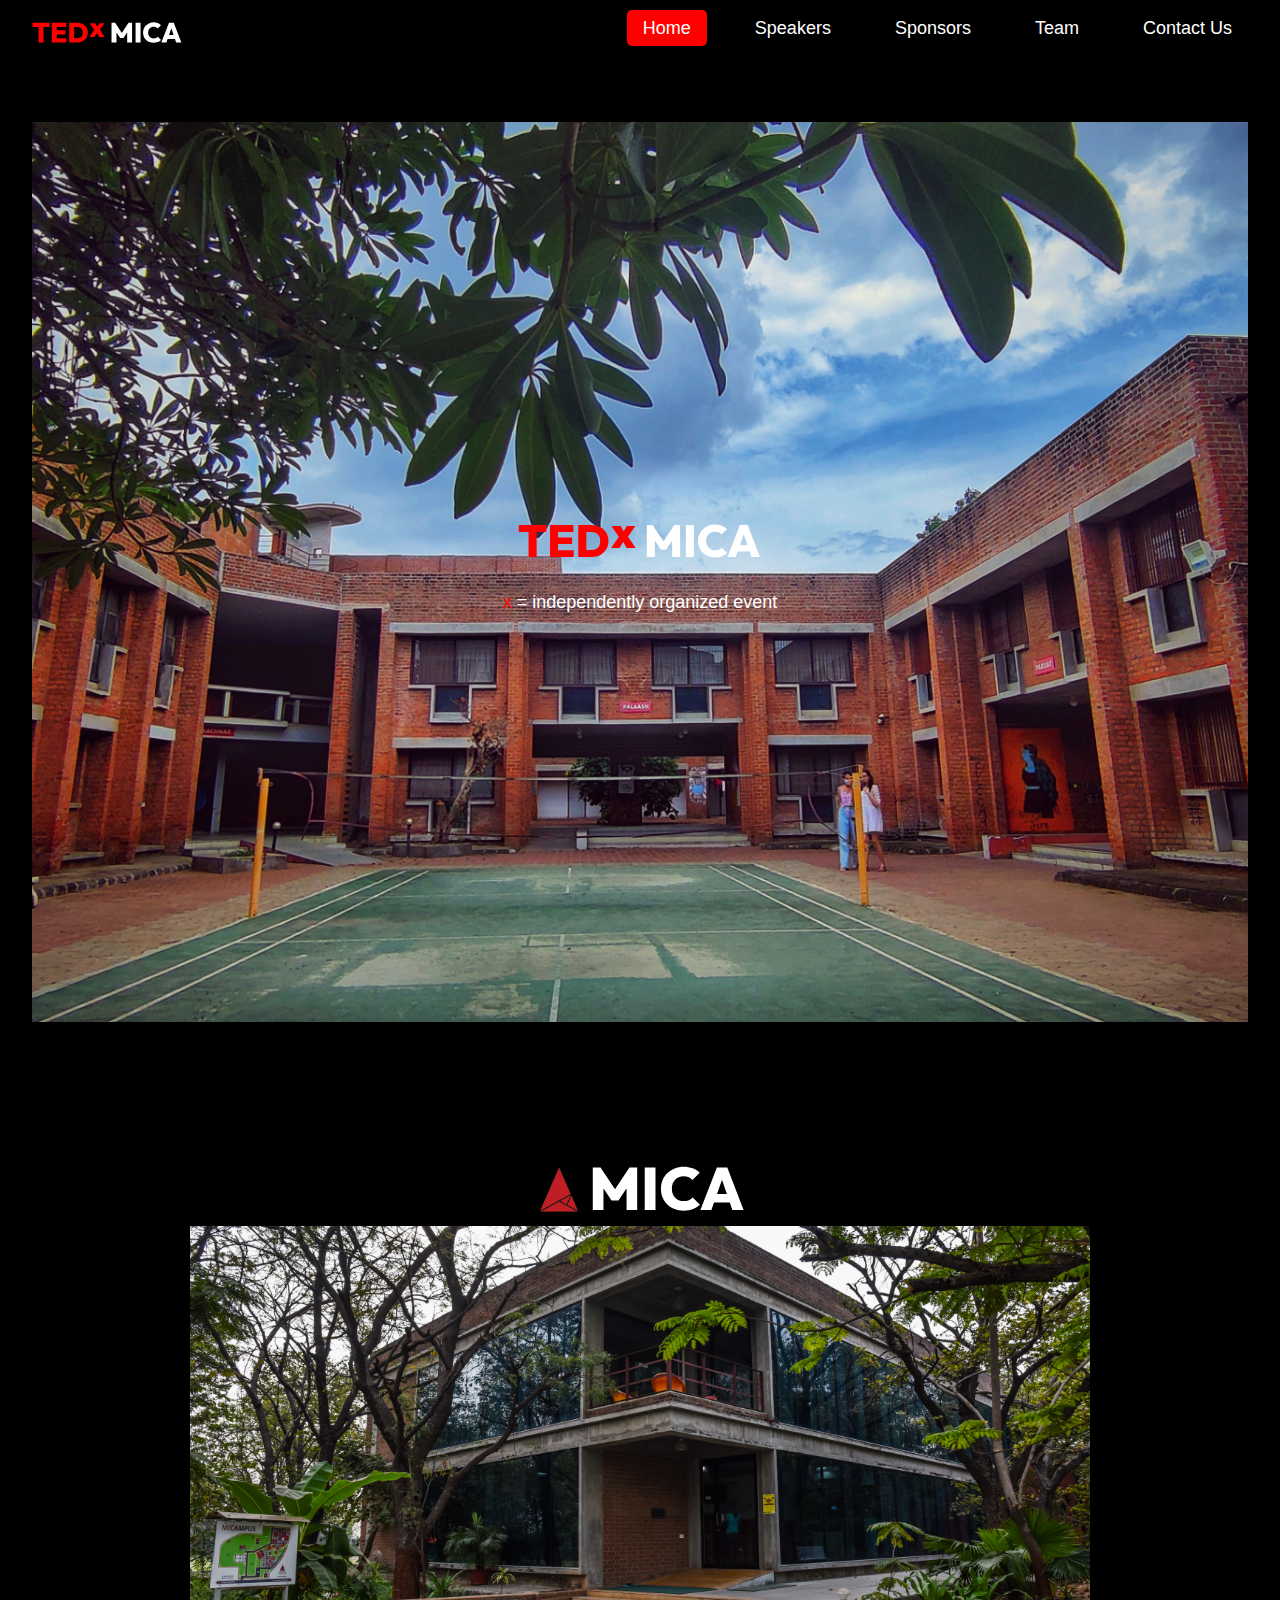
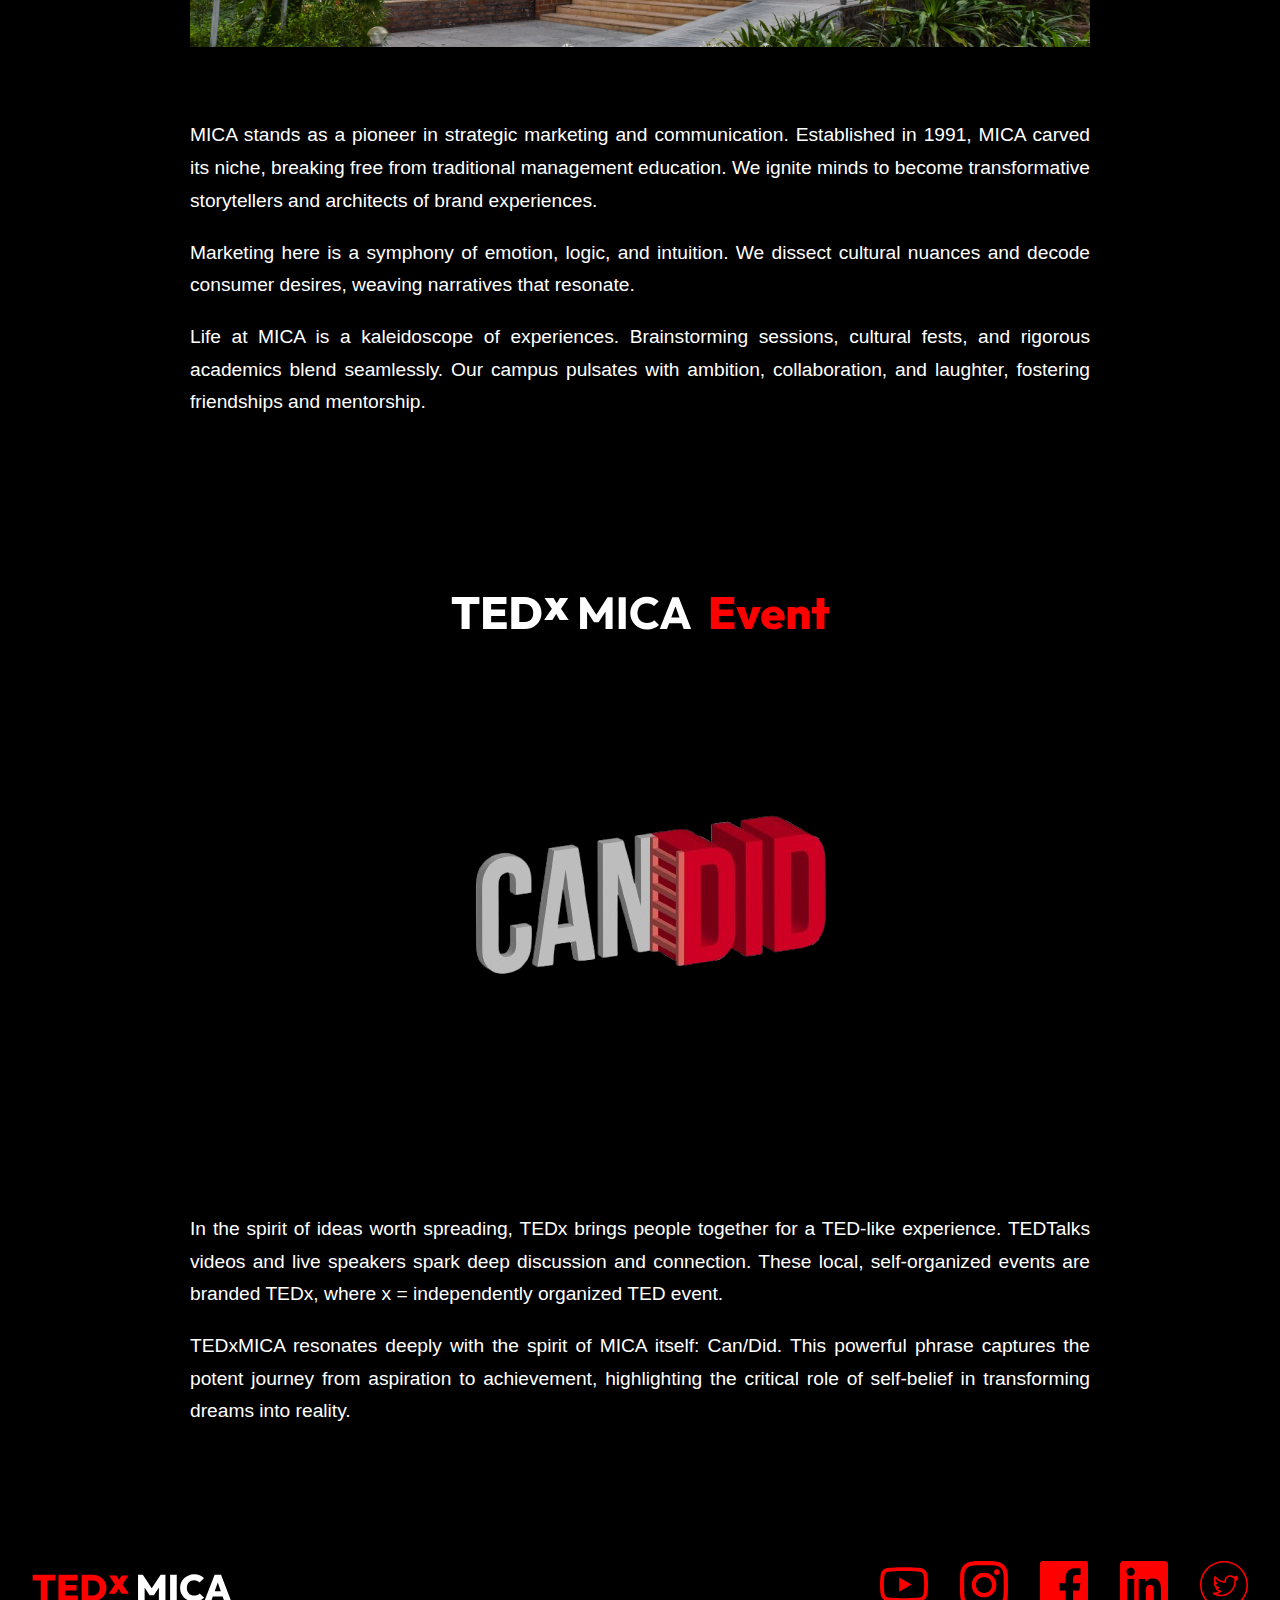
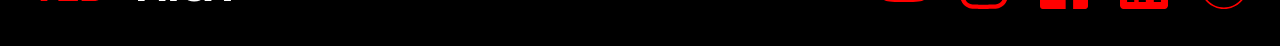
<file: index.html>
<!DOCTYPE html>
<html lang="en">
<head>
  <meta charset="UTF-8">
  <meta name="viewport" content="width=device-width, initial-scale=1.0">
  <title>TEDx MICA</title>
  <link rel="stylesheet" href="style.css">
  <link rel="icon" href="favicon.ico">
</head>
<body>
  <header>
    <nav>
      <div class="logo">
        <img src="tedx-logo.svg" alt="TEDx MICA Logo">
      </div>
      <ul class="nav-links">
        <li><a href="index.html" class="active">Home</a></li>
        <li><a href="speakers.html">Speakers</a></li>
        <li><a href="sponsors.html">Sponsors</a></li>
        <li><a href="team.html">Team</a></li>
        <li><a href="contact.html">Contact Us</a></li>
      </ul>
    </nav>
  </header>

  <section id="home">
    <div class="hero">
      <div class="hero-overlay-image">
        <img src="tedx-large-logo.svg" alt="TEDx MICA">
        <p class="hero-text">
          <span class="red-text">x</span> = independently organized event
        </p>
      </div>
    </div>
  </section>

  <section id="about-mica">
    <div class="mica-logos">
      <img src="mica-logo.svg" alt="MICA Logo">
      <img src="mica-image.png" alt="MICA Image">
    </div>
    <div class="mica-text">
      <p>MICA stands as a pioneer in strategic marketing and communication. Established in 1991, MICA carved its niche, breaking free from traditional management education. We ignite minds to become transformative storytellers and architects of brand experiences.</p>
      <p>Marketing here is a symphony of emotion, logic, and intuition. We dissect cultural nuances and decode consumer desires, weaving narratives that resonate.</p>
      <p>Life at MICA is a kaleidoscope of experiences. Brainstorming sessions, cultural fests, and rigorous academics blend seamlessly. Our campus pulsates with ambition, collaboration, and laughter, fostering friendships and mentorship.</p>
    </div>
  </section>

  <section id="tedx-theme">
    <div class="tedx-logos">
      <img src="ted-mica-logo.svg" alt="TEDx MICA Logo">
      <img src="theme.png" alt="Theme Image">
    </div>
    <div class="tedx-text">
        <p>In the spirit of ideas worth spreading, TEDx brings people together for a TED-like experience. TEDTalks videos and live speakers spark deep discussion and connection. These local, self-organized events are branded TEDx, where x = independently organized TED event.</p>
        <p>TEDxMICA resonates deeply with the spirit of MICA itself: Can/Did. This powerful phrase captures the potent journey from aspiration to achievement, highlighting the critical role of self-belief in transforming dreams into reality.</p>
    </div>
  </section>


  <footer>
    <div class="footer-content">
      <img src="ted-bottom-logo.svg" alt="TED Bottom Logo" class="bottom-left-logo">
      <div class="social-icons">
        <a href="https://www.youtube.com/@TEDx" target="_blank"><img src="yt-icon.svg" alt="YouTube"></a>
        <a href="https://www.instagram.com/tedxmica" target="_blank"><img src="ig-icon.svg" alt="Instagram"></a>  
        <a href="https://www.facebook.com/tedxmica" target="_blank"><img src="fb-icon.svg" alt="Facebook"></a>
        <a href="https://www.linkedin.com/company/teamtedxmica/" target="_blank"><img src="ln-icon.svg" alt="LinkedIn"></a>
        <a href="https://x.com/TEDxMICA" target="_blank"><img src="tw-icon.svg" alt="Twitter"></a>
      </div>
    </div>
  </footer>

  <script src="script.js"></script>
</body>
</html>
</file>
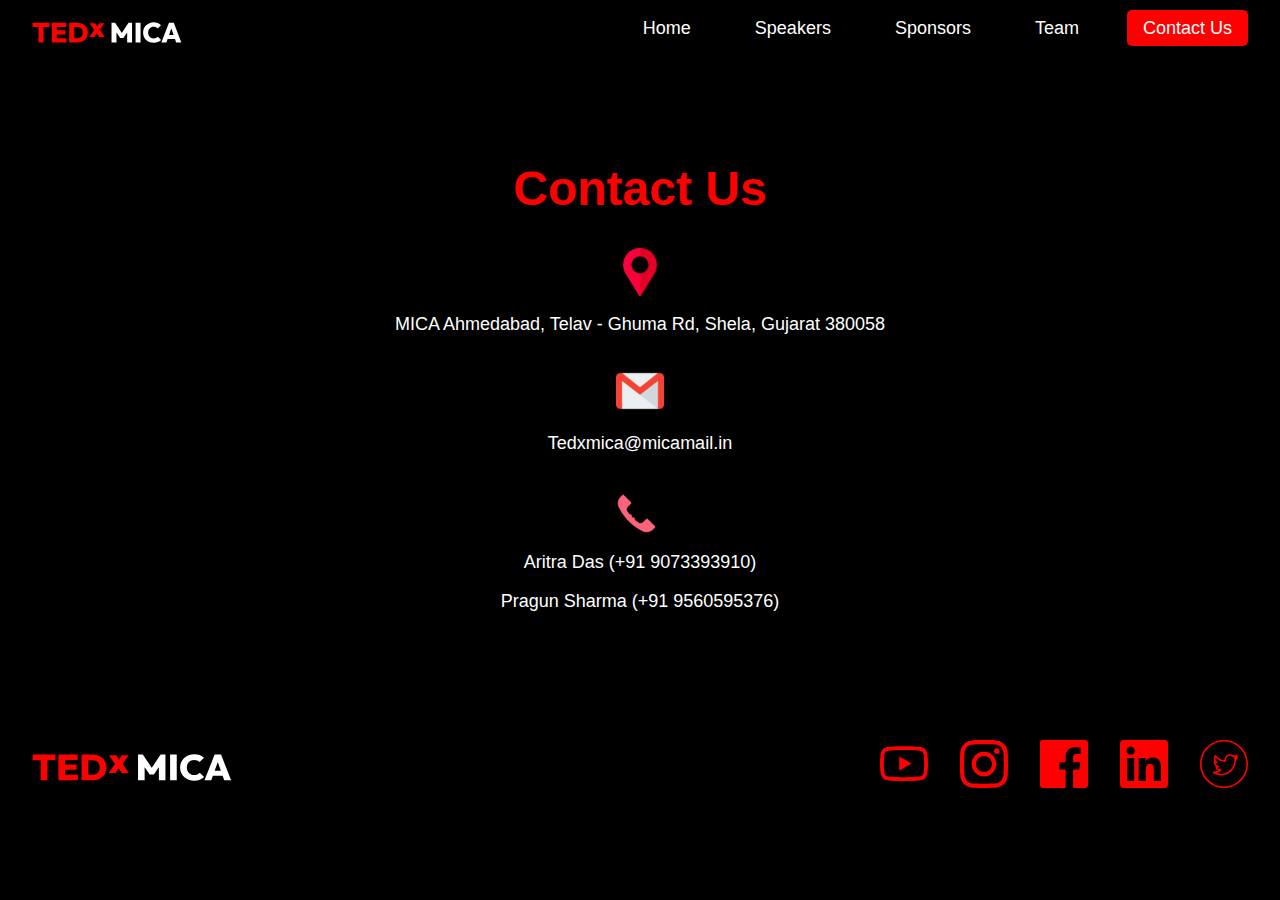
<file: contact.html>
<!DOCTYPE html>
<html lang="en">
<head>
    <meta charset="UTF-8">
    <meta name="viewport" content="width=device-width, initial-scale=1.0">
    <title>Contact Us - TEDx MICA</title>
    <link rel="stylesheet" href="style.css">
</head>
<body>
    <header>
        <nav>
            <div class="logo">
                <img src="tedx-logo.svg" alt="TEDx MICA Logo">
            </div>
            <ul class="nav-links">
                <li><a href="index.html">Home</a></li>
                <li><a href="speakers.html">Speakers</a></li>
                <li><a href="sponsors.html">Sponsors</a></li>
                <li><a href="team.html">Team</a></li>
                <li><a href="contact.html" class="active">Contact Us</a></li>
            </ul>
        </nav>
    </header>

    <section id="contact-section">
        <h2 class="contact-title">Contact <span class="red-text">Us</span></h2>

        <div class="contact-info">
            <img src="map-icon.svg" alt="Location" class="contact-icon">
            <p>MICA Ahmedabad, Telav - Ghuma Rd, Shela, Gujarat 380058</p>
        </div>

        <div class="contact-info">
            <img src="mail-icon.svg" alt="Email" class="contact-icon">
            <p>Tedxmica@micamail.in</p>
        </div>

        <div class="contact-info">
            <img src="phone-icon.svg" alt="Phone" class="contact-icon">
            <p>Aritra Das (+91 9073393910)</p>
            <p>Pragun Sharma (+91 9560595376)</p>
        </div>
    </section>

    <footer>
      <div class="footer-content">
      <img src="ted-bottom-logo.svg" alt="TED Bottom Logo" class="bottom-left-logo">
      <div class="social-icons">
        <a href="https://www.youtube.com/@TEDx" target="_blank"><img src="yt-icon.svg" alt="YouTube"></a>
        <a href="https://www.instagram.com/tedxmica" target="_blank"><img src="ig-icon.svg" alt="Instagram"></a>  
        <a href="https://www.facebook.com/tedxmica" target="_blank"><img src="fb-icon.svg" alt="Facebook"></a>
        <a href="https://www.linkedin.com/company/teamtedxmica/" target="_blank"><img src="ln-icon.svg" alt="LinkedIn"></a>
        <a href="https://x.com/TEDxMICA" target="_blank"><img src="tw-icon.svg" alt="Twitter"></a>
      </div>
    </div>
        </footer>

    <script src="script.js"></script>
</body>
</html>
</file>
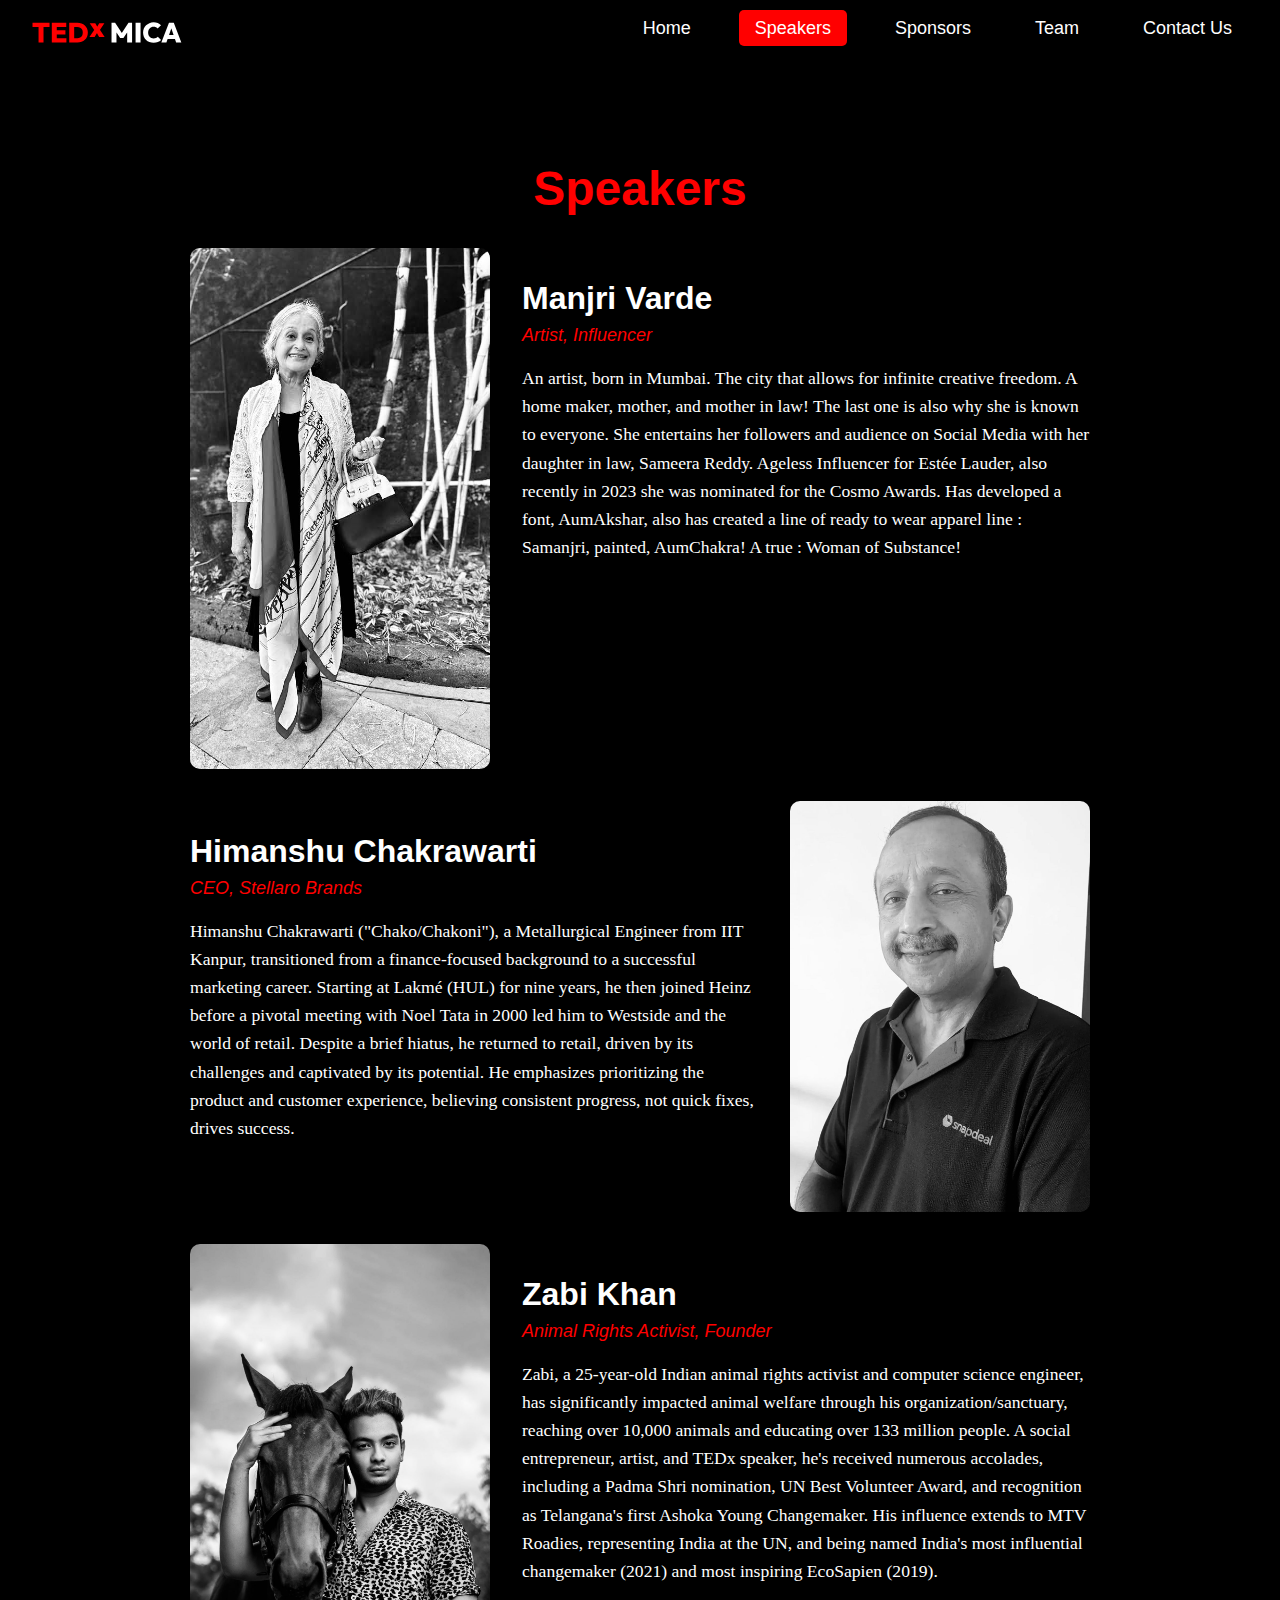
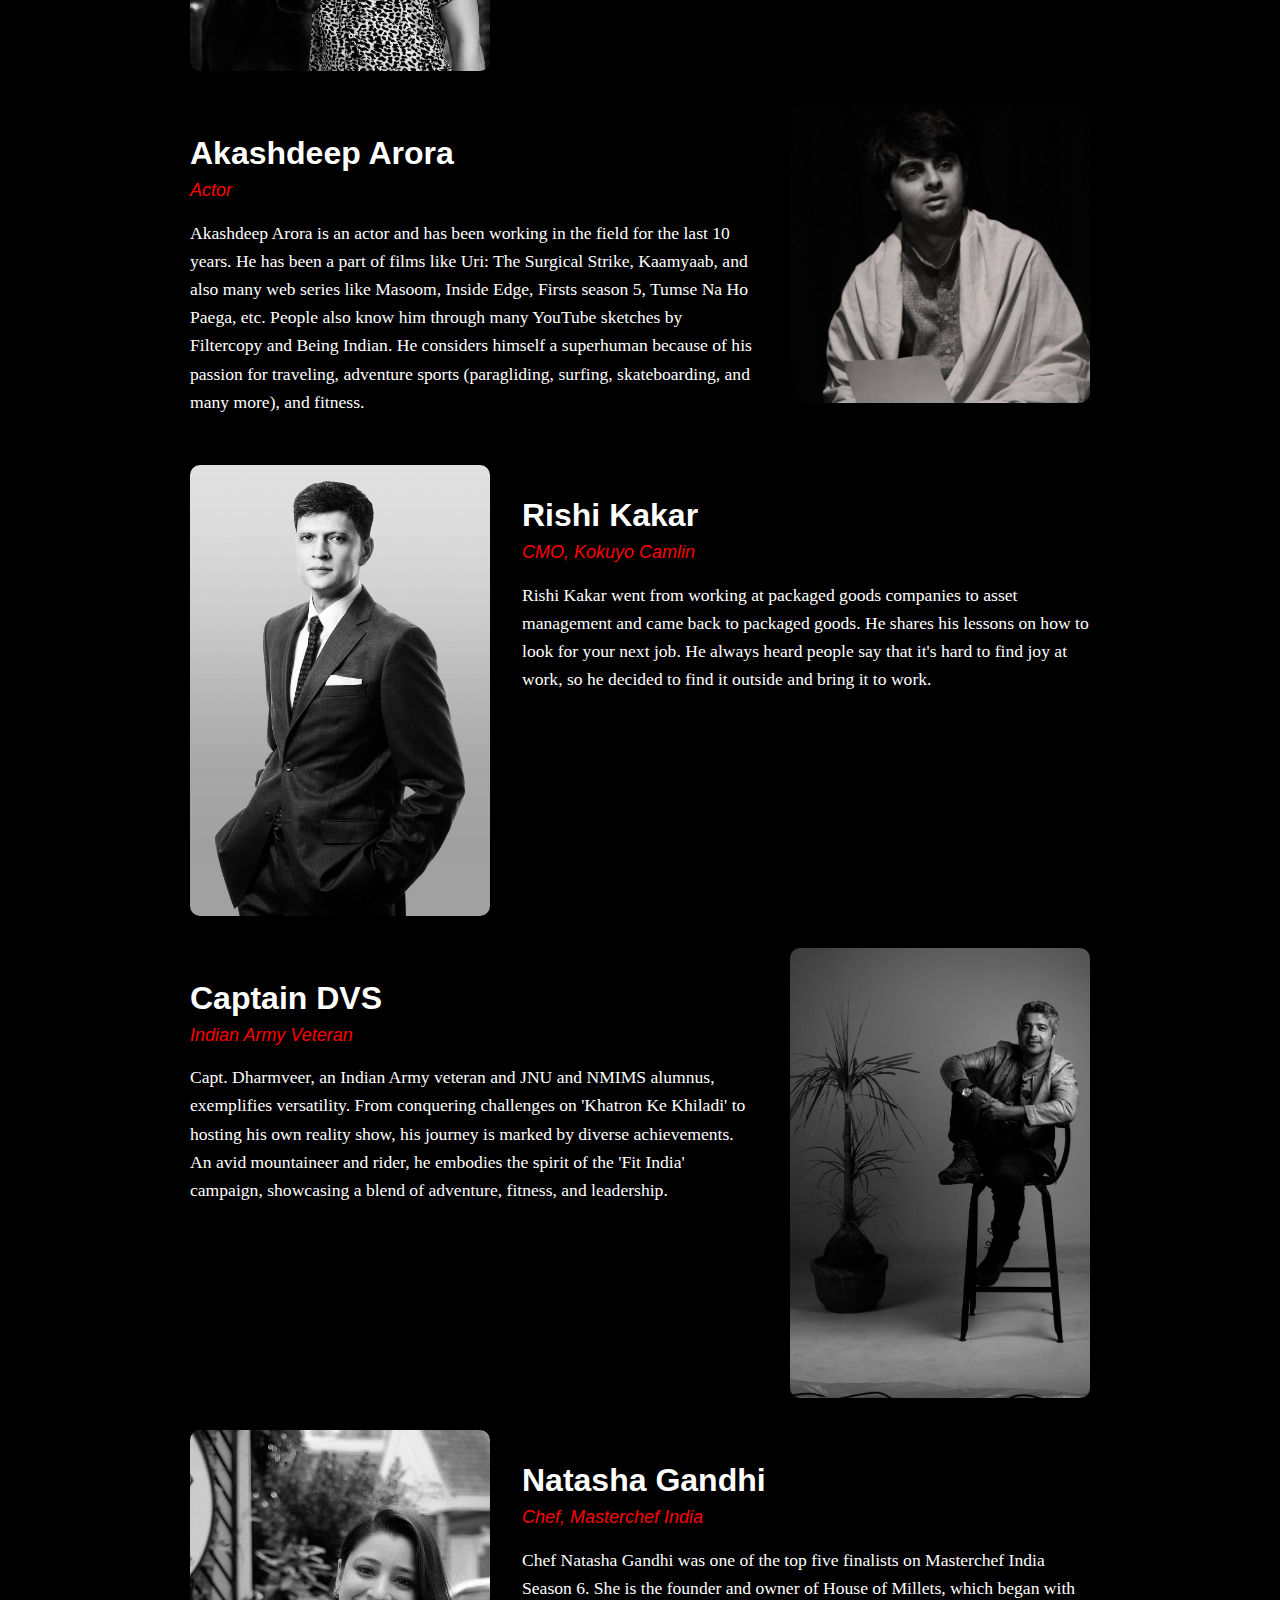
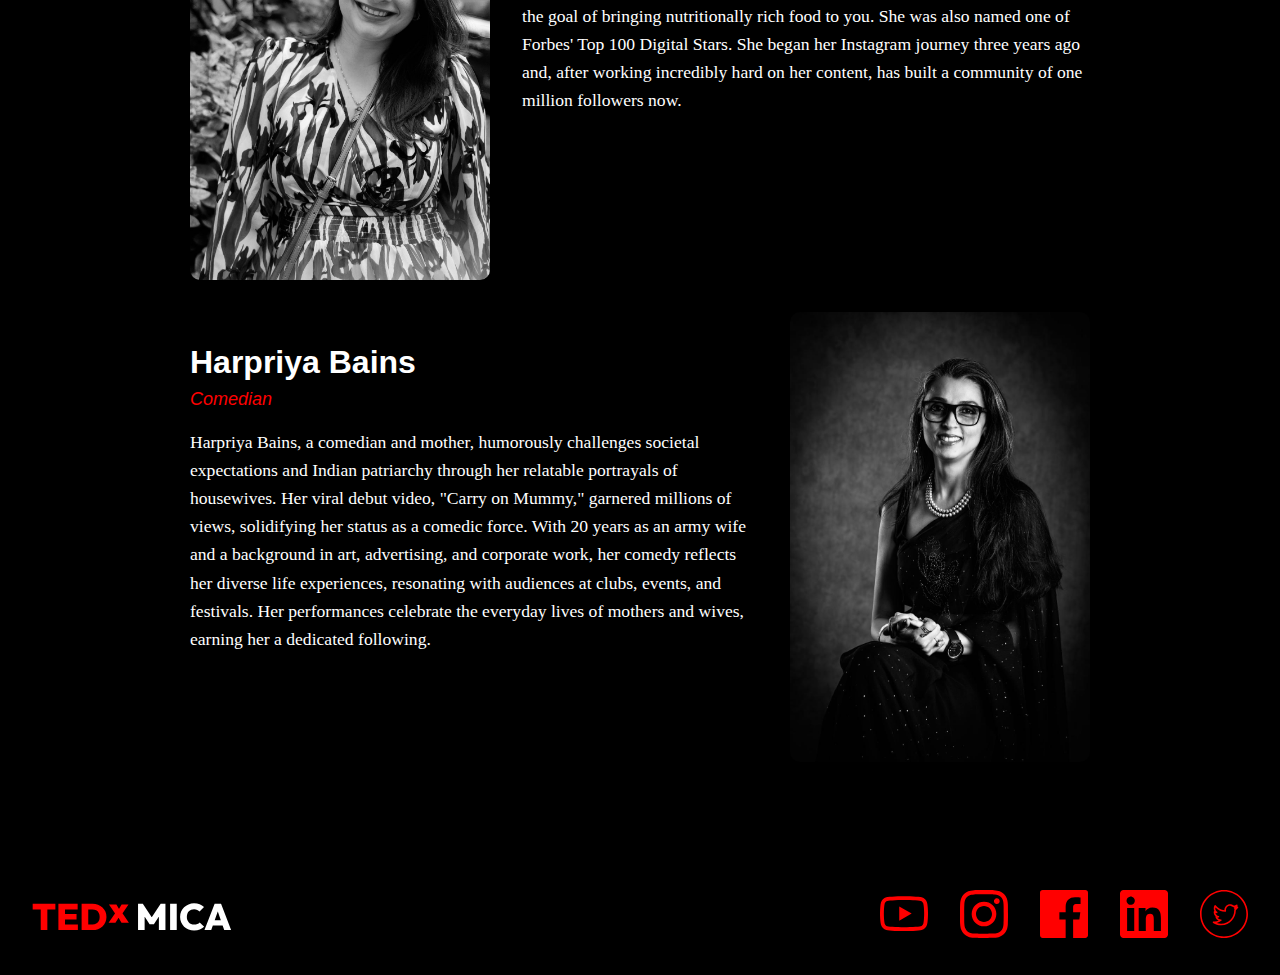
<file: speakers.html>
<!DOCTYPE html>
<html lang="en">
<head>
    <meta charset="UTF-8">
    <meta name="viewport" content="width=device-width, initial-scale=1.0">
    <title>Speakers - TEDx MICA</title>
    <link rel="stylesheet" href="style.css">
</head>
<body>
    <header>
        <nav>
            <div class="logo">
                <img src="tedx-logo.svg" alt="TEDx MICA Logo">
            </div>
            <ul class="nav-links">
                <li><a href="index.html">Home</a></li>
                <li><a href="speakers.html" class="active">Speakers</a></li>
                <li><a href="sponsors.html">Sponsors</a></li>
                <li><a href="team.html">Team</a></li>
                <li><a href="contact.html">Contact Us</a></li>
            </ul>
        </nav>
    </header>

    <section id="speakers-section">
        <h2 class="speakers-title">Speakers</h2>

        <div class="speaker-info">
            <img src="manjri-varde.jpeg" alt="Manjri Varde" class="speaker-image">
            <div class="speaker-details">
                <h3 class="speaker-name">Manjri Varde</h3>
                <span class="speaker-designation">Artist, Influencer</span>
                <p class="speaker-bio">An artist, born in Mumbai. The city that allows for infinite creative freedom. A home maker, mother, and mother in law! The last one is also why she is known to everyone. She entertains her followers and audience on Social Media with her daughter in law, Sameera Reddy. Ageless Influencer for Estée Lauder, also recently in 2023 she was nominated for the Cosmo Awards. Has developed a font, AumAkshar, also has created a line of ready to wear apparel line : Samanjri, painted, AumChakra! A true : Woman of Substance!</p>
            </div>
        </div>

        <div class="speaker-info right-align">
            <img src="himanshu-chakrawarti.jpeg" alt="Himanshu Chakrawarti" class="speaker-image">
            <div class="speaker-details">
                <h3 class="speaker-name">Himanshu Chakrawarti</h3>
                <span class="speaker-designation">CEO, Stellaro Brands</span>
                <p class="speaker-bio">Himanshu Chakrawarti ("Chako/Chakoni"), a Metallurgical Engineer from IIT Kanpur, transitioned from a finance-focused background to a successful marketing career. Starting at Lakmé (HUL) for nine years, he then joined Heinz before a pivotal meeting with Noel Tata in 2000 led him to Westside and the world of retail. Despite a brief hiatus, he returned to retail, driven by its challenges and captivated by its potential. He emphasizes prioritizing the product and customer experience, believing consistent progress, not quick fixes, drives success. </p>
            </div>
        </div>

        <div class="speaker-info">
            <img src="zabi-khan.jpeg" alt="Zabi Khan" class="speaker-image">
            <div class="speaker-details">
                <h3 class="speaker-name">Zabi Khan</h3>
                <span class="speaker-designation">Animal Rights Activist, Founder</span>
                <p class="speaker-bio">Zabi, a 25-year-old Indian animal rights activist and computer science engineer, has significantly impacted animal welfare through his organization/sanctuary, reaching over 10,000 animals and educating over 133 million people. A social entrepreneur, artist, and TEDx speaker, he's received numerous accolades, including a Padma Shri nomination, UN Best Volunteer Award, and recognition as Telangana's first Ashoka Young Changemaker. His influence extends to MTV Roadies, representing India at the UN, and being named India's most influential changemaker (2021) and most inspiring EcoSapien (2019).</p>
            </div>
        </div>

        <div class="speaker-info right-align">
        <img src="akashdeep-arora.jpeg" alt="Akashdeep Arora" class="speaker-image">
        <div class="speaker-details">
            <h3 class="speaker-name">Akashdeep Arora</h3>
            <span class="speaker-designation">Actor</span>
            <p class="speaker-bio">Akashdeep Arora is an actor and has been working in the field for the last 10 years. He has been a part of films like Uri: The Surgical Strike, Kaamyaab, and also many web series like Masoom, Inside Edge, Firsts season 5, Tumse Na Ho Paega, etc. People also know him through many YouTube sketches by Filtercopy and Being Indian. He considers himself a superhuman because of his passion for traveling, adventure sports (paragliding, surfing, skateboarding, and many more), and fitness.</p>
        </div>
    </div>

        <div class="speaker-info">
            <img src="rishi-kakar.jpeg" alt="Rishi Kakar" class="speaker-image">
            <div class="speaker-details">
                <h3 class="speaker-name">Rishi Kakar</h3>
                <span class="speaker-designation">CMO, Kokuyo Camlin</span>
                <p class="speaker-bio">Rishi Kakar went from working at packaged goods companies to asset management and came back to packaged goods. He shares his lessons on how to look for your next job. He always heard people say that it's hard to find joy at work, so he decided to find it outside and bring it to work.</p>
            </div>
        </div>

        <div class="speaker-info right-align">
        <img src="capt-dvs.jpeg" alt="Captain DVS" class="speaker-image">
        <div class="speaker-details">
            <h3 class="speaker-name">Captain DVS</h3>
            <span class="speaker-designation">Indian Army Veteran</span>
            <p class="speaker-bio">Capt. Dharmveer, an Indian Army veteran and JNU and NMIMS alumnus, exemplifies versatility. From conquering challenges on 'Khatron Ke Khiladi' to hosting his own reality show, his journey is marked by diverse achievements. An avid mountaineer and rider, he embodies the spirit of the 'Fit India' campaign, showcasing a blend of adventure, fitness, and leadership.</p>
        </div>
    </div>

        <div class="speaker-info">
            <img src="natasha-gandhi.jpeg" alt="Natasha Gandhi" class="speaker-image">
            <div class="speaker-details">
                <h3 class="speaker-name">Natasha Gandhi</h3>
                <span class="speaker-designation">Chef, Masterchef India</span>
                <p class="speaker-bio">Chef Natasha Gandhi was one of the top five finalists on Masterchef India Season 6. She is the founder and owner of House of Millets, which began with the goal of bringing nutritionally rich food to you. She was also named one of Forbes' Top 100 Digital Stars. She began her Instagram journey three years ago and, after working incredibly hard on her content, has built a community of one million followers now.</p>
            </div>
        </div>

        <div class="speaker-info right-align">
        <img src="harpriya-bains.jpeg" alt="Harpriya Bains" class="speaker-image">
        <div class="speaker-details">
            <h3 class="speaker-name">Harpriya Bains</h3>
            <span class="speaker-designation">Comedian</span>
            <p class="speaker-bio">Harpriya Bains, a comedian and mother, humorously challenges societal expectations and Indian patriarchy through her relatable portrayals of housewives. Her viral debut video, "Carry on Mummy," garnered millions of views, solidifying her status as a comedic force. With 20 years as an army wife and a background in art, advertising, and corporate work, her comedy reflects her diverse life experiences, resonating with audiences at clubs, events, and festivals. Her performances celebrate the everyday lives of mothers and wives, earning her a dedicated following.</p>
        </div>
    </div>


    </section>

    <footer>
        <div class="footer-content">
            <img src="ted-bottom-logo.svg" alt="TED Bottom Logo" class="bottom-left-logo">
            <div class="social-icons">
                <a href="https://www.youtube.com/@TEDx" target="_blank"><img src="yt-icon.svg" alt="YouTube"></a>
        <a href="https://www.instagram.com/tedxmica" target="_blank"><img src="ig-icon.svg" alt="Instagram"></a>  
        <a href="https://www.facebook.com/tedxmica" target="_blank"><img src="fb-icon.svg" alt="Facebook"></a>
        <a href="https://www.linkedin.com/company/teamtedxmica/" target="_blank"><img src="ln-icon.svg" alt="LinkedIn"></a>
        <a href="https://x.com/TEDxMICA" target="_blank"><img src="tw-icon.svg" alt="Twitter"></a>
            </div>
        </div>
    </footer>

    <script src="script.js"></script>
</body>
</html>
</file>
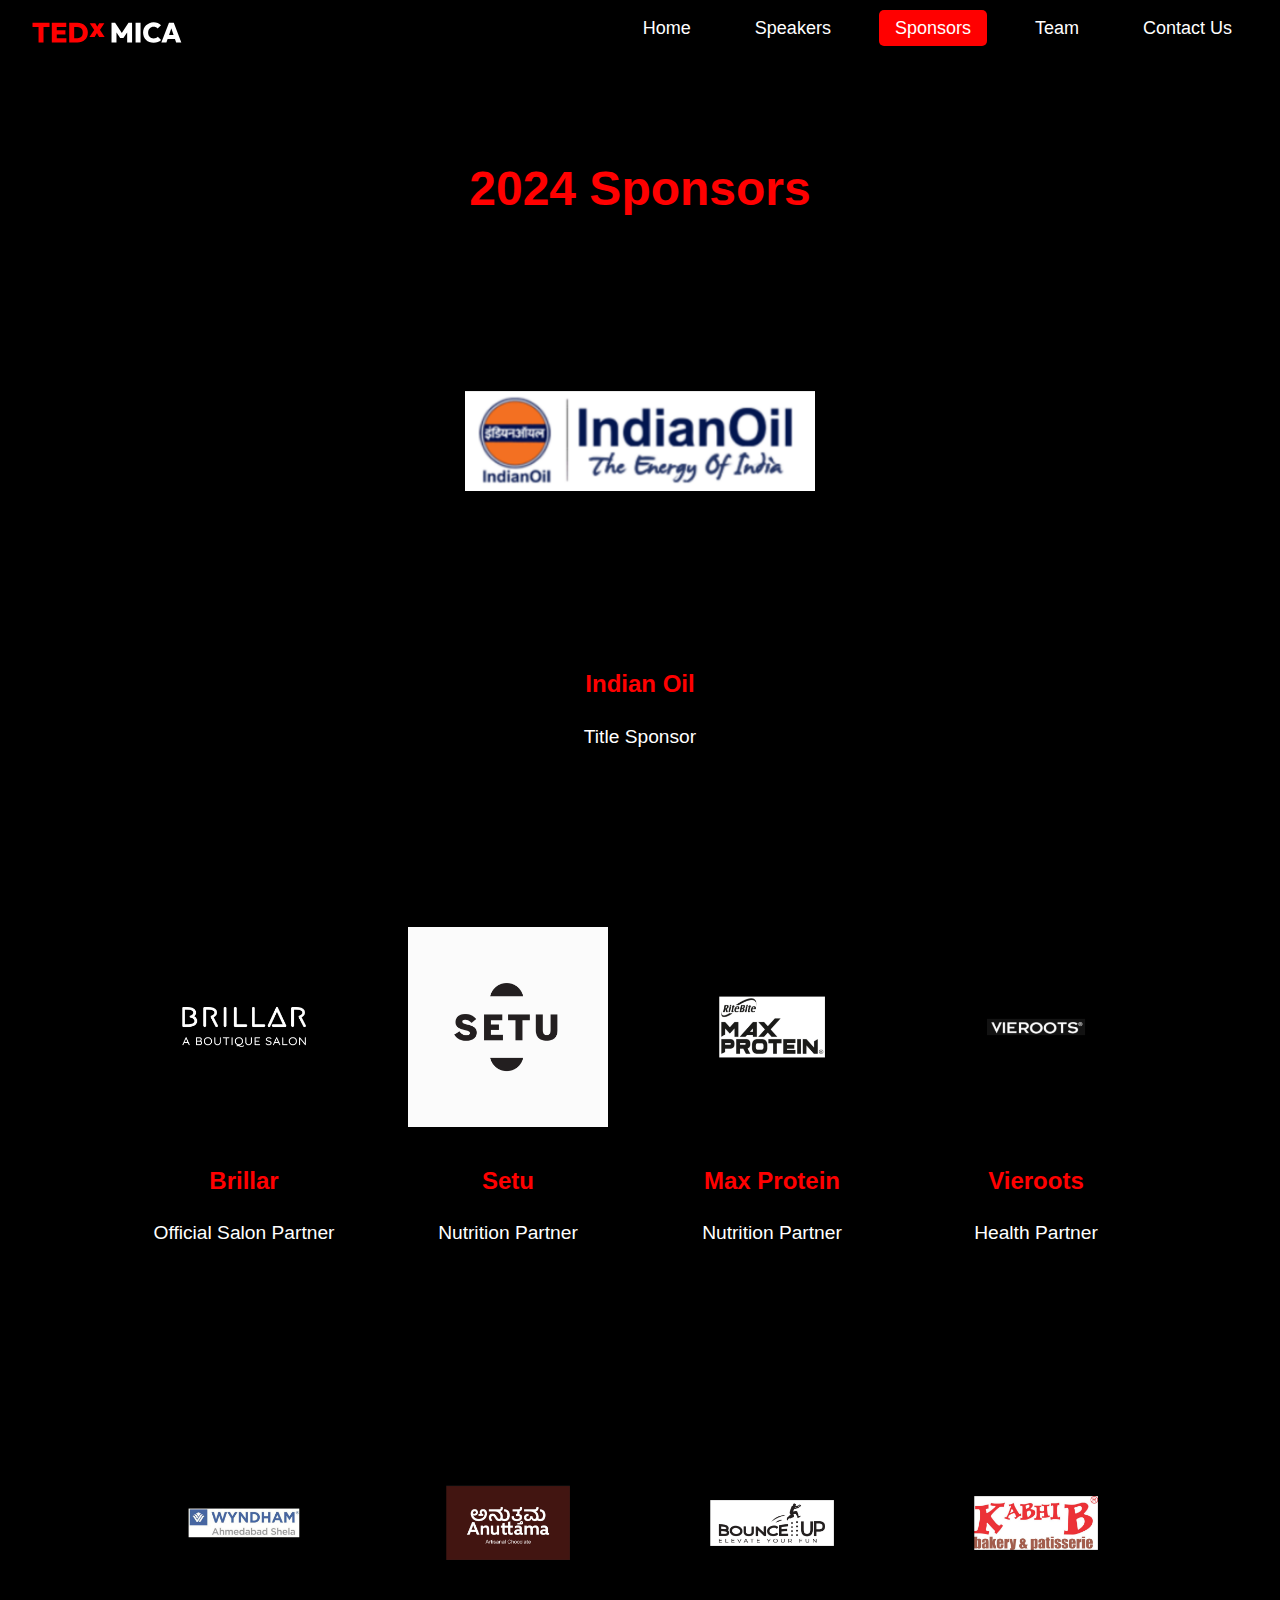
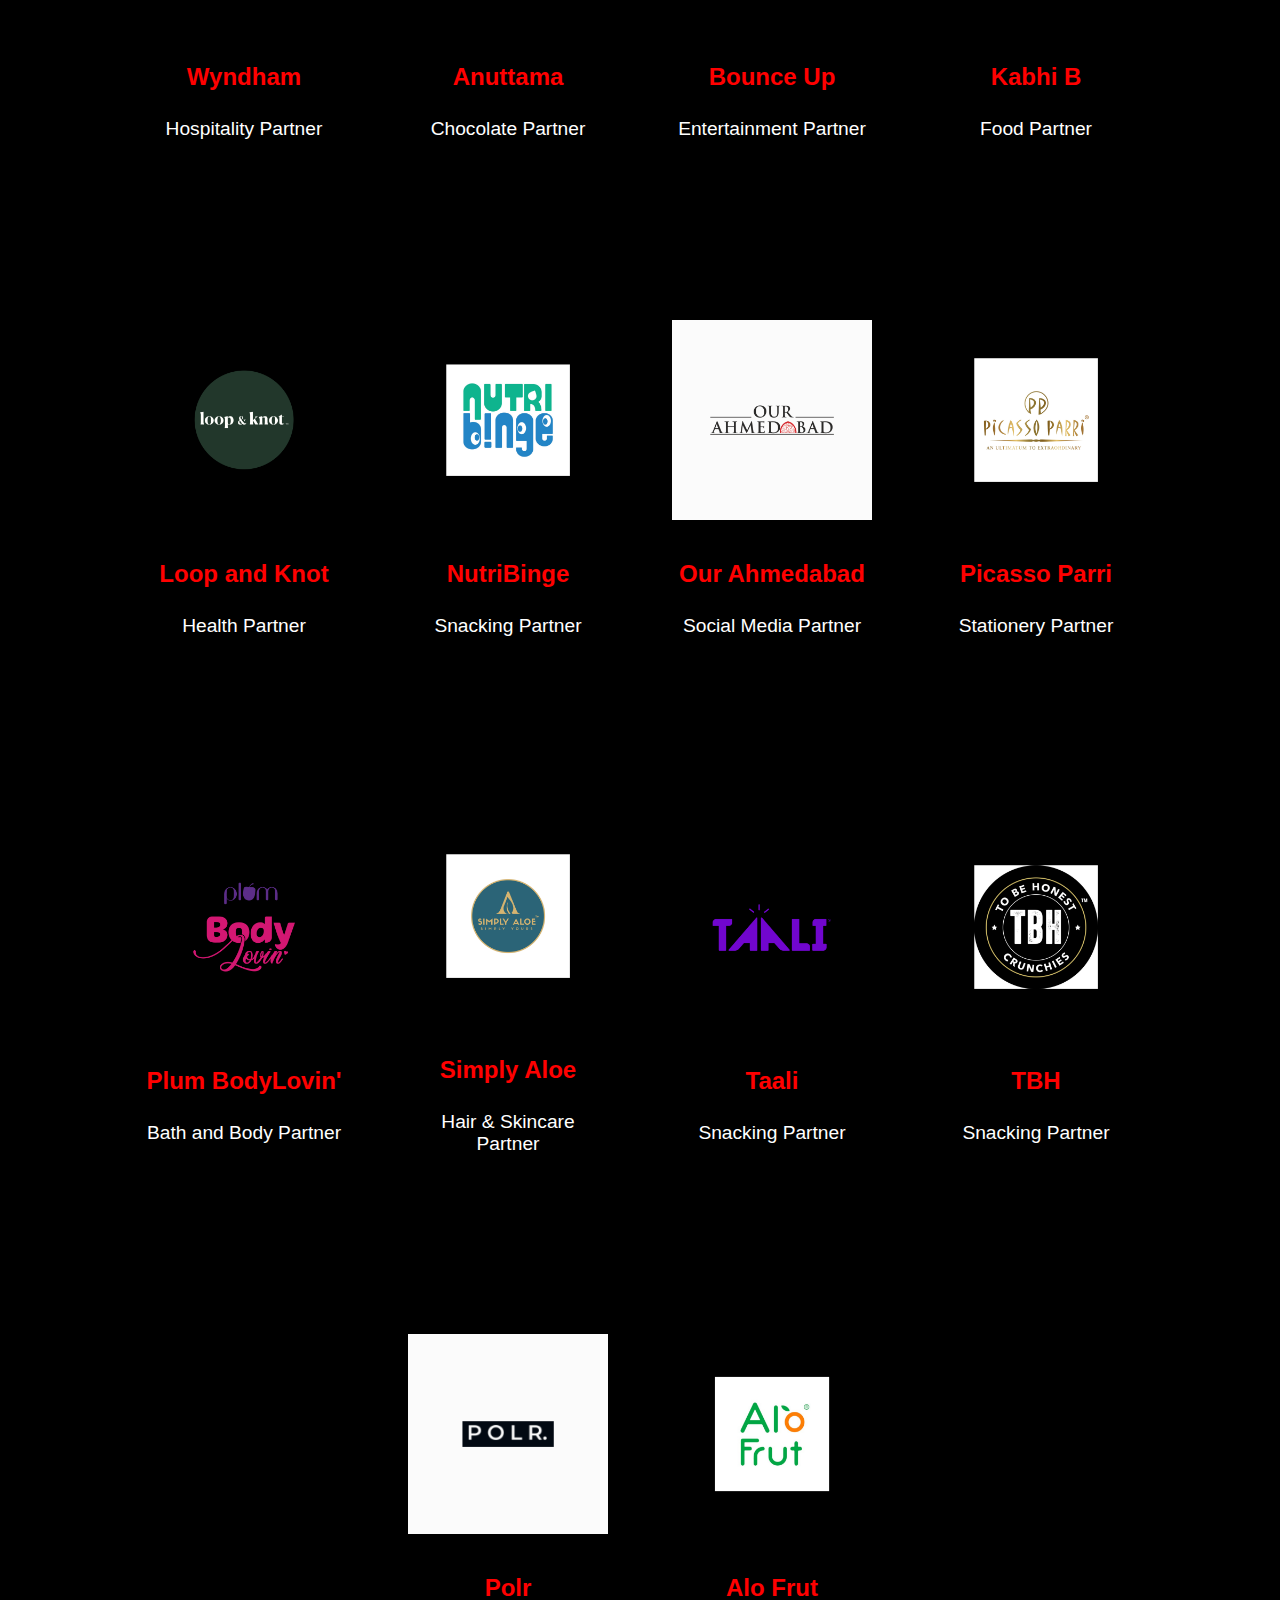
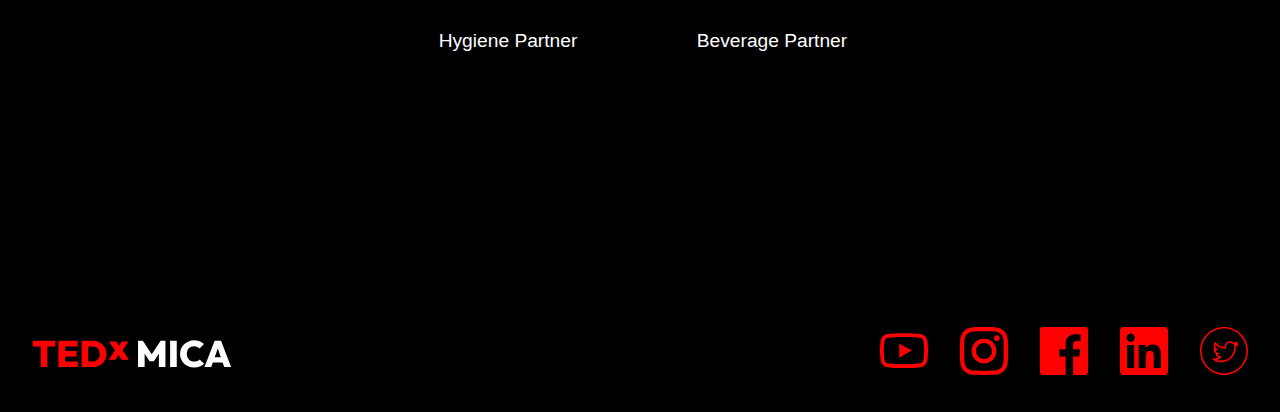
<file: sponsors.html>
<!DOCTYPE html>
<html lang="en">
<head>
    <meta charset="UTF-8">
    <meta name="viewport" content="width=device-width, initial-scale=1.0">
    <title>Sponsors - TEDx MICA</title>
    <link rel="stylesheet" href="style.css">
</head>
<body>
  <header>
    <nav>
        <div class="logo">
            <img src="tedx-logo.svg" alt="TEDx MICA Logo">
        </div>
        <ul class="nav-links">
            <li><a href="index.html">Home</a></li>
            <li><a href="speakers.html">Speakers</a></li>
            <li><a href="sponsors.html" class="active">Sponsors</a></li>
            <li><a href="team.html">Team</a></li>
            <li><a href="contact.html">Contact Us</a></li>
        </ul>
    </nav>
</header>

    <section id="sponsors-section">
        <h2 class="sponsors-title">2024 Sponsors</h2>

        <div class="sponsor-logos">
            <div class="sponsor">
                <img src="indianoil.png" alt="Indian Oil Logo">
                <p class="sponsor-name">Indian Oil</p>
                <p class="sponsor-description">Title Sponsor</p>
            </div>
        </div>

        <div class="sponsor-logos">
            <div class="sponsor">
                <img src="brillar.png" alt="Brillar Logo">
                <p class="sponsor-name">Brillar</p>
                <p class="sponsor-description">Official Salon Partner</p>
            </div>
            <div class="sponsor">
                <img src="setu.png" alt="Setu Logo">
                <p class="sponsor-name">Setu</p>
                <p class="sponsor-description">Nutrition Partner</p>
            </div>
            <div class="sponsor">
                <img src="maxprotein.png" alt="Max Protein Logo">
                <p class="sponsor-name">Max Protein</p>
                <p class="sponsor-description">Nutrition Partner</p>
            </div>
            <div class="sponsor"> <img src="vieroots.png" alt="Vieroots Logo">
        <p class="sponsor-name">Vieroots</p>
        <p class="sponsor-description">Health Partner</p>
    </div>
        </div>
        <div class="sponsor-logos">
            <div class="sponsor">
                <img src="wyndham.png" alt="Wyndham Logo">
                <p class="sponsor-name">Wyndham</p>
                <p class="sponsor-description">Hospitality Partner</p>
            </div>
            <div class="sponsor">
                <img src="anuttama.png" alt="Anuttama Logo">
                <p class="sponsor-name">Anuttama</p>
                <p class="sponsor-description">Chocolate Partner</p>
            </div>
            <div class="sponsor">
                <img src="bounceup.png" alt="Bounce Up Logo">
                <p class="sponsor-name">Bounce Up</p>
                <p class="sponsor-description">Entertainment Partner</p>
            </div>
            <div class="sponsor">
                <img src="kabhib.png" alt="Kabhi B Logo">
                <p class="sponsor-name">Kabhi B</p>
                <p class="sponsor-description">Food Partner</p>
            </div>
        </div>

        <div class="sponsor-logos">
            <div class="sponsor">
                <img src="loopandknot.png" alt="Loop and Knot Logo">
                <p class="sponsor-name">Loop and Knot</p>
                <p class="sponsor-description">Health Partner</p>
            </div>
            <div class="sponsor">
                <img src="nutribinge.png" alt="Nutribinge Logo">
                <p class="sponsor-name">NutriBinge</p>
                <p class="sponsor-description">Snacking Partner</p>
            </div>
            <div class="sponsor">
                <img src="ourahmedabad.png" alt="Our Ahmedabad Logo">
                <p class="sponsor-name">Our Ahmedabad</p>
                <p class="sponsor-description">Social Media Partner</p>
            </div>
            <div class="sponsor">
                <img src="picassoparri.png" alt="Picasso Parri Logo">
                <p class="sponsor-name">Picasso Parri</p>
                <p class="sponsor-description">Stationery Partner</p>
            </div>
        </div>

        <div class="sponsor-logos">
            <div class="sponsor">
                <img src="plum.png" alt="Plum Logo">
                <p class="sponsor-name">Plum BodyLovin'</p>
                <p class="sponsor-description">Bath and Body Partner</p>
            </div>
            <div class="sponsor">
                <img src="simplyaloe.png" alt="Simply Aloe Logo">
                <p class="sponsor-name">Simply Aloe</p>
                <p class="sponsor-description">Hair & Skincare Partner</p>
            </div>
            <div class="sponsor">
                <img src="taali.png" alt="Taali Logo">
                <p class="sponsor-name">Taali</p>
                <p class="sponsor-description">Snacking Partner</p>
            </div>
            <div class="sponsor">
                <img src="tbh.png" alt="TBH Logo">
                <p class="sponsor-name">TBH</p>
                <p class="sponsor-description">Snacking Partner</p>
            </div>
        </div>

        <div class="sponsor-logos">
            <div class="sponsor">
                <img src="polr.png" alt="Polr Logo">
                <p class="sponsor-name">Polr</p>
                <p class="sponsor-description">Hygiene Partner</p>
            </div>
            <div class="sponsor">
                <img src="alofrut.png" alt="Alo Frut Logo">
                <p class="sponsor-name">Alo Frut</p>
                <p class="sponsor-description">Beverage Partner</p>
            </div>
        </div>
    </section>

    

    <footer>
      <div class="footer-content">
      <img src="ted-bottom-logo.svg" alt="TED Bottom Logo" class="bottom-left-logo">
      <div class="social-icons">
        <a href="https://www.youtube.com/@TEDx" target="_blank"><img src="yt-icon.svg" alt="YouTube"></a>
        <a href="https://www.instagram.com/tedxmica" target="_blank"><img src="ig-icon.svg" alt="Instagram"></a>  
        <a href="https://www.facebook.com/tedxmica" target="_blank"><img src="fb-icon.svg" alt="Facebook"></a>
        <a href="https://www.linkedin.com/company/teamtedxmica/" target="_blank"><img src="ln-icon.svg" alt="LinkedIn"></a>
        <a href="https://x.com/TEDxMICA" target="_blank"><img src="tw-icon.svg" alt="Twitter"></a>
      </div>
    </div>
        </footer>

    <script src="script.js"></script>
</body>
</html>
</file>
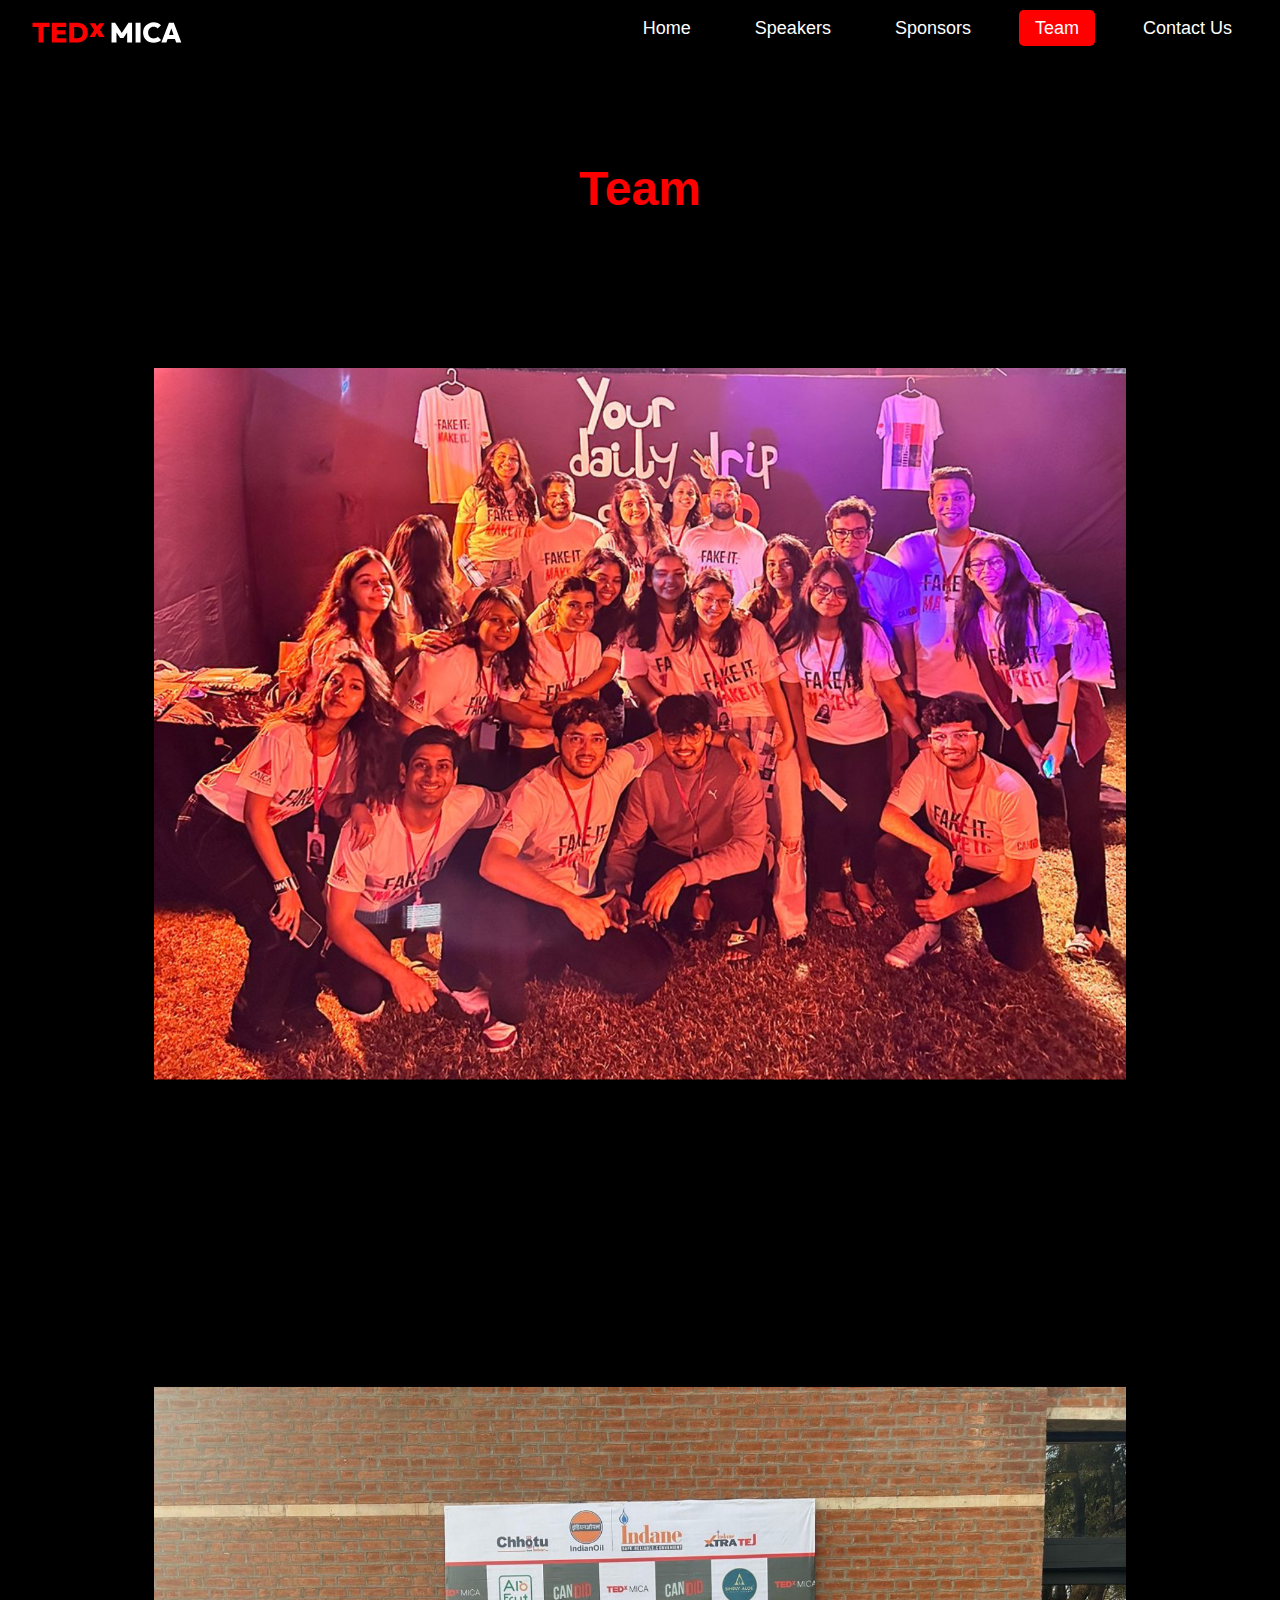
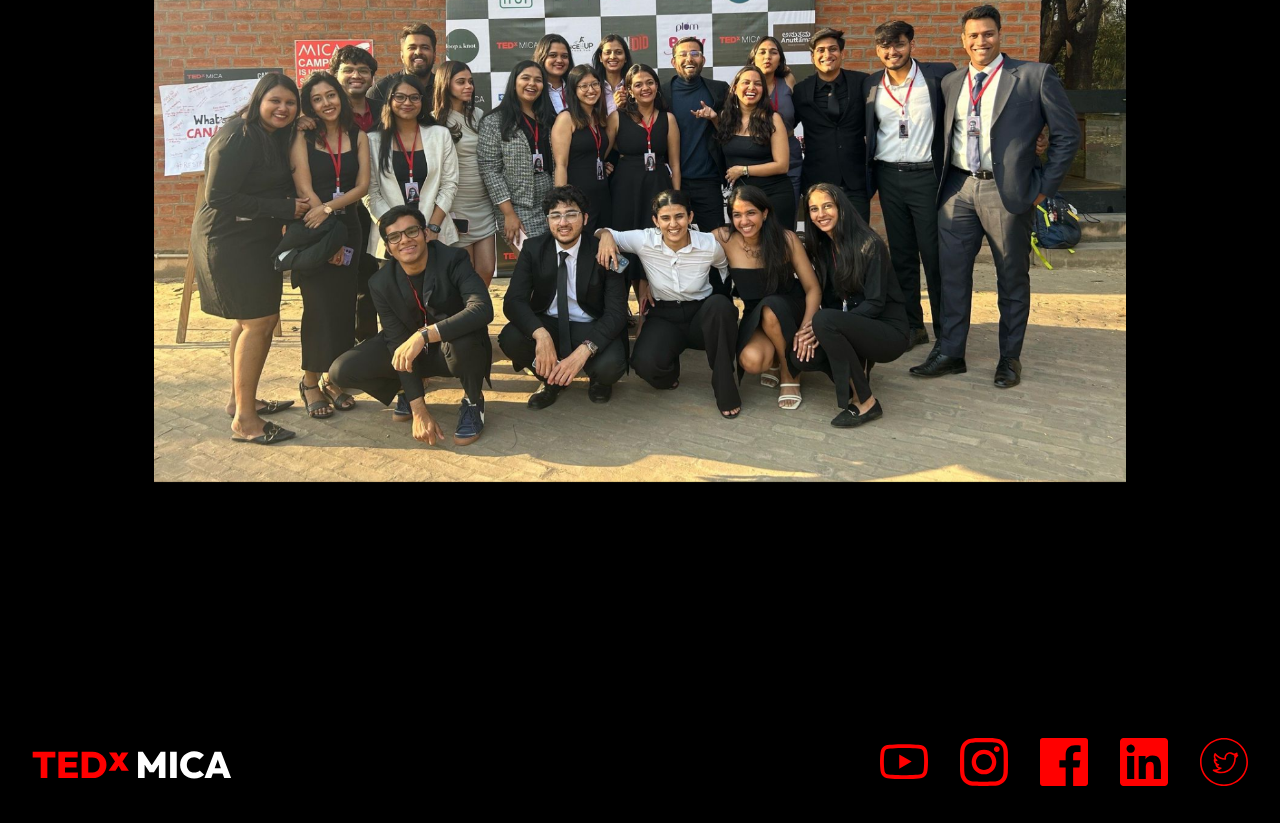
<file: team.html>
<!DOCTYPE html>
<html lang="en">
<head>
    <meta charset="UTF-8">
    <meta name="viewport" content="width=device-width, initial-scale=1.0">
    <title>Team - TEDx MICA</title>
    <link rel="stylesheet" href="style.css">
</head>
<body>
    <header>
        <nav>
            <div class="logo">
                <img src="tedx-logo.svg" alt="TEDx MICA Logo">
            </div>
            <ul class="nav-links">
                <li><a href="index.html">Home</a></li>
                <li><a href="speakers.html">Speakers</a></li>
                <li><a href="sponsors.html">Sponsors</a></li>
                <li><a href="team.html" class="active">Team</a></li>
                <li><a href="contact.html">Contact Us</a></li>
            </ul>
        </nav>
    </header>

    <section id="team-section">
        <h2 class="team-title">Team</h2>
        <img src="team-1.png" alt="TEDx MICA Team" class="team-image">
        <img src="team-2.png" alt="TEDx MICA Team" class="team-image">
    </section>
    

    <footer>
        <div class="footer-content">
            <img src="ted-bottom-logo.svg" alt="TED Bottom Logo" class="bottom-left-logo">
            <div class="social-icons">
                <a href="https://www.youtube.com/@TEDx" target="_blank"><img src="yt-icon.svg" alt="YouTube"></a>
        <a href="https://www.instagram.com/tedxmica" target="_blank"><img src="ig-icon.svg" alt="Instagram"></a>  
        <a href="https://www.facebook.com/tedxmica" target="_blank"><img src="fb-icon.svg" alt="Facebook"></a>
        <a href="https://www.linkedin.com/company/teamtedxmica/" target="_blank"><img src="ln-icon.svg" alt="LinkedIn"></a>
        <a href="https://x.com/TEDxMICA" target="_blank"><img src="tw-icon.svg" alt="Twitter"></a>
            </div>
        </div>
    </footer>

    <script src="script.js"></script>
</body>
</html>
</file>
<file: style.css>
/* General Styles */
body {
    margin: 0;
    font-family: Arial, sans-serif;
    color: #fff;
    background-color: #000;
}

/* Header Styles */
header {
    display: flex;
    justify-content: space-between;
    align-items: center;
    padding: 0.5rem 2rem;
    background-color: #000;
    position: sticky;
    top: 0;
    z-index: 1000;
}

nav {
    display: flex;
    justify-content: space-between;
    width: 100%;
    align-items: center;
}

header .logo img {
    width: 150px;
    display: block;
}

.nav-links {
    list-style: none;
    display: flex;
    gap: 2rem;
    margin: 0;
    padding: 0;
    margin-left: auto;
}

.nav-links a {
    color: #fff;
    text-decoration: none;
    padding: 0.5rem 1rem;
    border-radius: 5px;
}

.nav-links a.active,
.nav-links a:hover {
    background-color: red;
    color: #fff;
}

/* Hero Section */
.hero {
    height: 100vh;
    background-image: url('hero-image.jpeg');
    background-size: cover;
    background-position: center;
    display: flex;
    flex-direction: column;
    justify-content: center;
    align-items: center;
    text-align: center;
    color: #fff;
}

.hero .red-text {
    color: red;
}

/* About MICA Section */
#about-mica {
    padding: 4rem 2rem;
    text-align: center;
}

.mica-logos {
    display: block;
    margin-bottom: 2rem;
    width: 900px;
    margin-left: auto;
    margin-right: auto;
}

.mica-logos img {
    display: block;
    margin: 0 auto;
    max-width: 100%;
    height: auto;
}

.mica-text {
    text-align: justify;
    max-width: 900px;
    margin: 0 auto;
    line-height: 1.7;
    font-size: 1.2rem;
    font-family: "Helvetica";
    font-weight: 400;
    color: white;
    padding: 20px;
    border: 1px solid transparent;
    border-radius: 5px;
}

.mica-text p {
    margin-bottom: 1rem;
}

/* TEDx Theme Section Styles */
#tedx-theme {
    padding: 4rem 2rem;
    text-align: center;
}

.tedx-logos {
    display: block;
    margin-bottom: 2rem;
    width: 900px;
    margin-left: auto;
    margin-right: auto;
}

.tedx-logos img {
    display: block;
    margin: 0 auto;
    max-width: 100%;
    height: auto;
}

.tedx-text {
    text-align: justify;
    max-width: 900px;
    margin: 0 auto;
    line-height: 1.7;
    font-size: 1.2rem;
    font-family: "Helvetica";
    font-weight: 400;
    color: white;
    padding: 20px;
    border: 1px solid transparent;
    border-radius: 5px;
}

.tedx-text p {
    margin-bottom: 1rem;
}

/* Speakers Page Styles */
#speakers-section {
    padding: 4rem 2rem;
    text-align: center;
    color: white;
}

.speakers-title {
    font-size: 3rem;
    color: red;
    margin-bottom: 2rem;
}

.speaker-info {
    display: flex;
    align-items: flex-start;
    max-width: 900px;
    margin: 0 auto;
    gap: 2rem;
    text-align: left;
    padding-bottom: 2rem;
}

.speaker-image {
    max-width: 300px;
    height: auto;
    border-radius: 10px;
}

.right-align {
    flex-direction: row-reverse;
}


.speaker-name {
    font-size: 2rem;
    margin-bottom: 0.5rem;
    color: white;
}

.speaker-designation {
    color: red;
    font-style: italic;
    margin-bottom: 1rem;
    display: block;
}

.speaker-bio {
    font-size: 1.1rem;
    line-height: 1.6;
    font-family: 'Georgia', serif;
    color: white;
}

/* Sponsors Page Styles */
#sponsors-section {
    padding: 4rem 2rem;
    text-align: center;
    color: white;
}

.sponsors-title {
    font-size: 3rem;
    color: red;
    margin-bottom: 4rem;
}

.sponsor-logos {
    display: flex;
    justify-content: center;
    gap: 4rem;
    flex-wrap: wrap;
    align-items: center;
    margin: 0 auto;
    width: 90%;
    margin-bottom: 8rem;
}

.sponsor { /* Apply flexbox to center content within the sponsor div */
    display: flex;
    justify-content: center; /* Horizontally center */
    align-items: center;    /* Vertically center */
    flex-direction: column;  /* Stack image and text vertically */
    text-align: center;      /* Center text */
    margin-bottom: 2rem;
    max-width: 200px;  /* Or whatever width you want for regular sponsor logos */
}

.sponsor img {
    max-width: 100%;  /* Ensure image fits container */
    height: auto;
    margin-bottom: 1rem; 
}


/* Indian Oil logo specific styles */
.sponsor img[src="indianoil.png"] {  
    max-width: 400px; /* Or your desired size for the larger logo */
    height: auto;
}


.sponsor-name {
    color: red;
    font-weight: bold;
    margin-bottom: 0.5rem;
    font-size: 1.5rem;
}

.sponsor-description {
    font-size: 1.2rem;
}

/* Team Page Styles */
#team-section {
    padding: 4rem 2rem;
    text-align: center;
    color: white;
}

.team-title {
    font-size: 3rem;
    color: red;
    margin-bottom: 0;
}

.team-image {
    max-width: 80%;
    height: auto;
    border: 1px solid transparent;
    padding: 20px;
    border-radius: 2px;
    margin: 0 auto;
    display: block;
}

#team-section .team-image + .team-image {
    margin-top: -4px;
}


/* Contact Page Styles */
#contact-section {
    padding: 4rem 2rem;
    color: white;
    text-align: center;
}

.contact-title {
    font-size: 3rem;
    margin-bottom: 2rem;
    text-align: center;
}

.contact-title .red-text {
    color: red;
}

.contact-info {
    display: block;
    text-align: center;
    margin-bottom: 2rem;
}

.contact-icon {
    width: 48px;
    height: 48px;
    margin-bottom: 0.5rem;
    display: block;
    margin-left: auto;
    margin-right: auto;
}

.contact-info p {
    margin-bottom: 1rem;
}



/* Section Styles (for speakers, sponsors, etc.) */
section {
  padding: 4rem 2rem;
  text-align: center;
  color: white;
}

section h2 {
  font-size: 2.5rem;
  color: red;
  margin-bottom: 1rem;
}

/* Footer Styles */
footer {
  background-color: black;
  padding: 2rem;
  color: white;
}

.footer-content {
  display: flex;
  justify-content: space-between;
  align-items: center;
}

.bottom-left-logo {
  max-width: 200px;
  height: auto;
}

.social-icons {
  display: flex;
  gap: 2rem;
}

.social-icons img {
  width: 48px;
  height: 48px;
}


/* Media Query for smaller screens (e.g., mobile phones) */
@media (max-width: 768px) { /* Adjust the breakpoint as needed */

    /* General Styles */
    body {
        font-size: 16px; /* Slightly smaller base font size */
    }

    /* Header */
    header {
    flex-direction: column; /* Stack logo and nav */
    align-items: center;    /* Center header content horizontally */ /* Center the logo */
    padding: 1rem;
  }

  .nav-links {
    display: flex;         /* Keep display: flex */
    flex-direction: column; /* Force vertical stacking */
    align-items: center; /* centers horizontally */ /* Added */
    gap: 1rem;             /* Space between links */
    width: 100%;
    margin-top: 1rem;
  }

    
    /* Hero Section */
    .hero { padding: 2rem;}
    .hero img {width: 100%; height: auto;}
    .hero .hero-text {font-size: 1.2rem;}


    /* About MICA, TEDx Theme Sections */
    #about-mica, #tedx-theme {padding: 2rem;}
    .mica-logos img, .tedx-logos img {max-width: 100%; margin: 1rem auto;}
    .mica-text, .tedx-text {font-size: 1rem; padding: 1rem;}

    /* Home Page Specific Styles for Mobile */
    .mica-logos img, .tedx-logos img {
      max-width: 100%;    /* Ensure images scale down */
      height: auto;       /* Maintain aspect ratio */
      margin: 1rem auto;  /* Center the logos */
      display: block;      /* So they stack vertically */ /* Correct this rule */

    }
    .mica-logos, .tedx-logos {
        width: auto;  /* don't restrict container width */ /* Correct this rule */
    }

    /* Footer Styles for Mobile */
    .footer-content {
        flex-direction: column; /* Stack logo and icons vertically */
        align-items: center; /* Center content horizontally */
    }

    .bottom-left-logo {
        max-width: 150px; /* Adjust size as needed for mobile */
        margin-bottom: 1rem; /* Space below logo */
    }

    .social-icons {
        display: flex;      /* Make social icons horizontal */
        justify-content: center;  /* Center icons horizontally */

        flex-wrap: wrap;   /* Allow wrapping if needed */
        gap: 1.5rem;
        width: 100%;

    }


    .social-icons img {
        width: 40px;
        height: 40px;
    }



    /* Speakers Section */
    .speaker-info {
        flex-direction: column; 
        gap: 1rem;             
        text-align: center;    
    }

    .speaker-image {max-width: 100%; margin: 0 auto;}
    /* No need for .right-align on mobile */



    /* Sponsors Section */
    .sponsor-logos {
        flex-direction: column; 
        gap: 2rem; 
        margin-bottom: 4rem; 
    }
    .sponsor {max-width: 80%; margin: 0 auto; margin-bottom: 2rem;}
    .sponsor img[src="indianoil.png"] {max-width: 70%;} /* Indian Oil logo size on mobile */



    /* Team Page */
    .team-image {max-width: 90%; padding: 1rem;}




    /* Contact Section */
    .contact-info {margin-bottom: 1.5rem;}


    /* Footer */
    .social-icons {flex-wrap: wrap; justify-content: center; gap: 1.5rem;}
    .social-icons img {width: 40px; height: 40px;}

} /* End of media query */


/* Larger Screens (Optional - adjust breakpoint as needed) */
@media (min-width: 1024px) {
    body { font-size: 18px;}

    .sponsor img[src="indianoil.png"] {max-width: 350px;} /* Larger Indian Oil logo */

}
</file>
